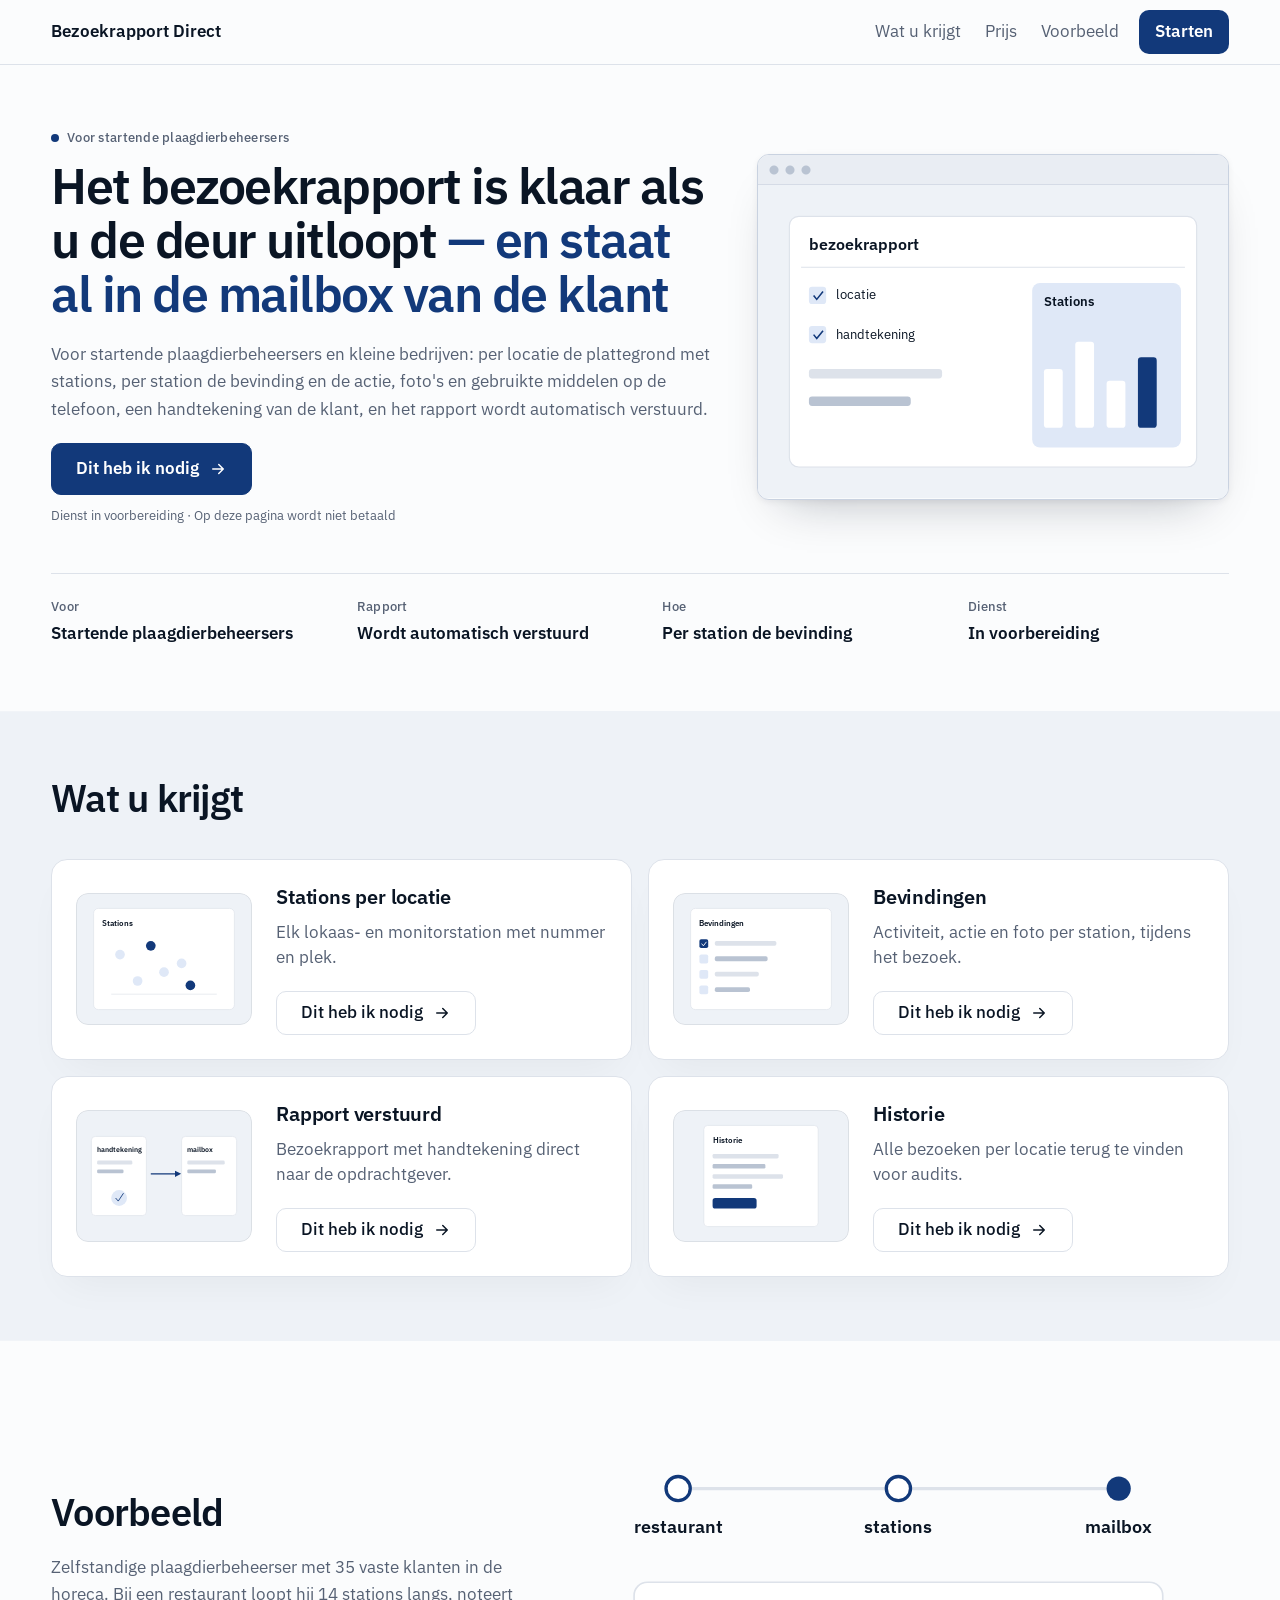
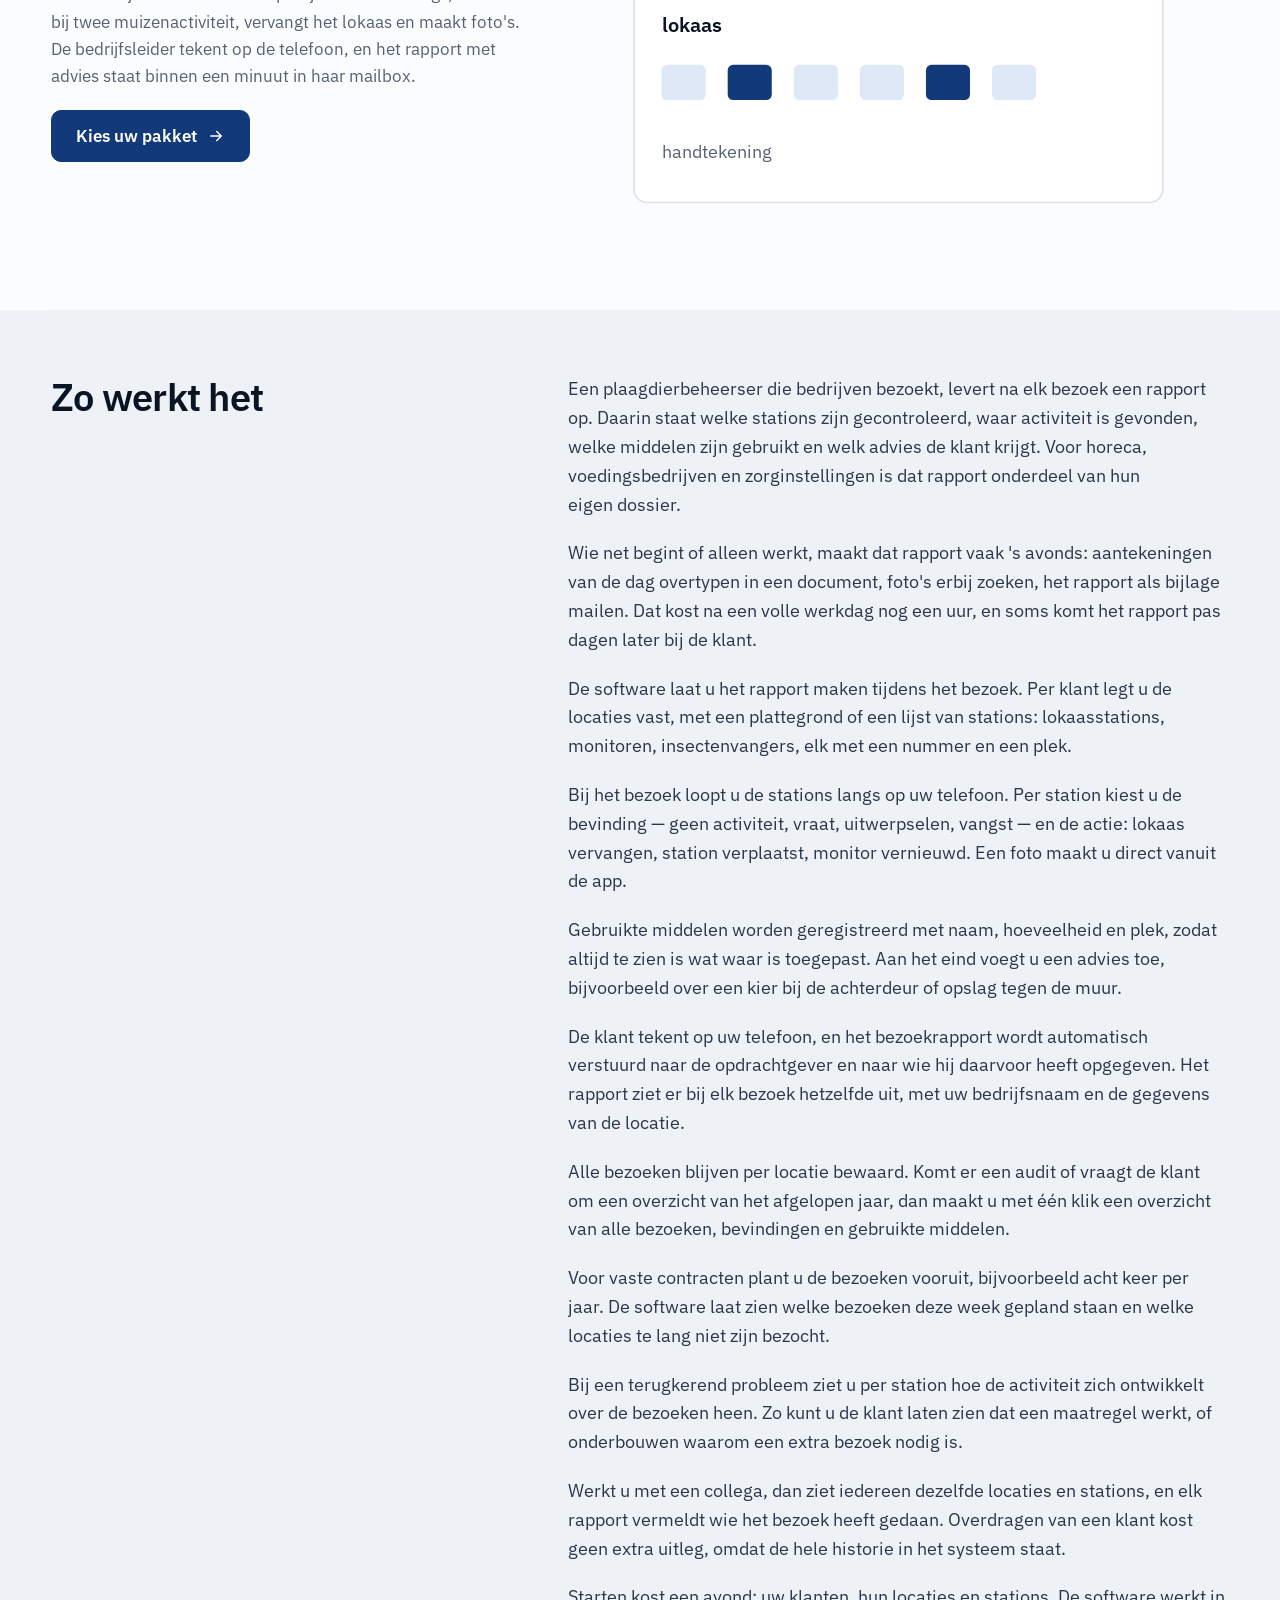
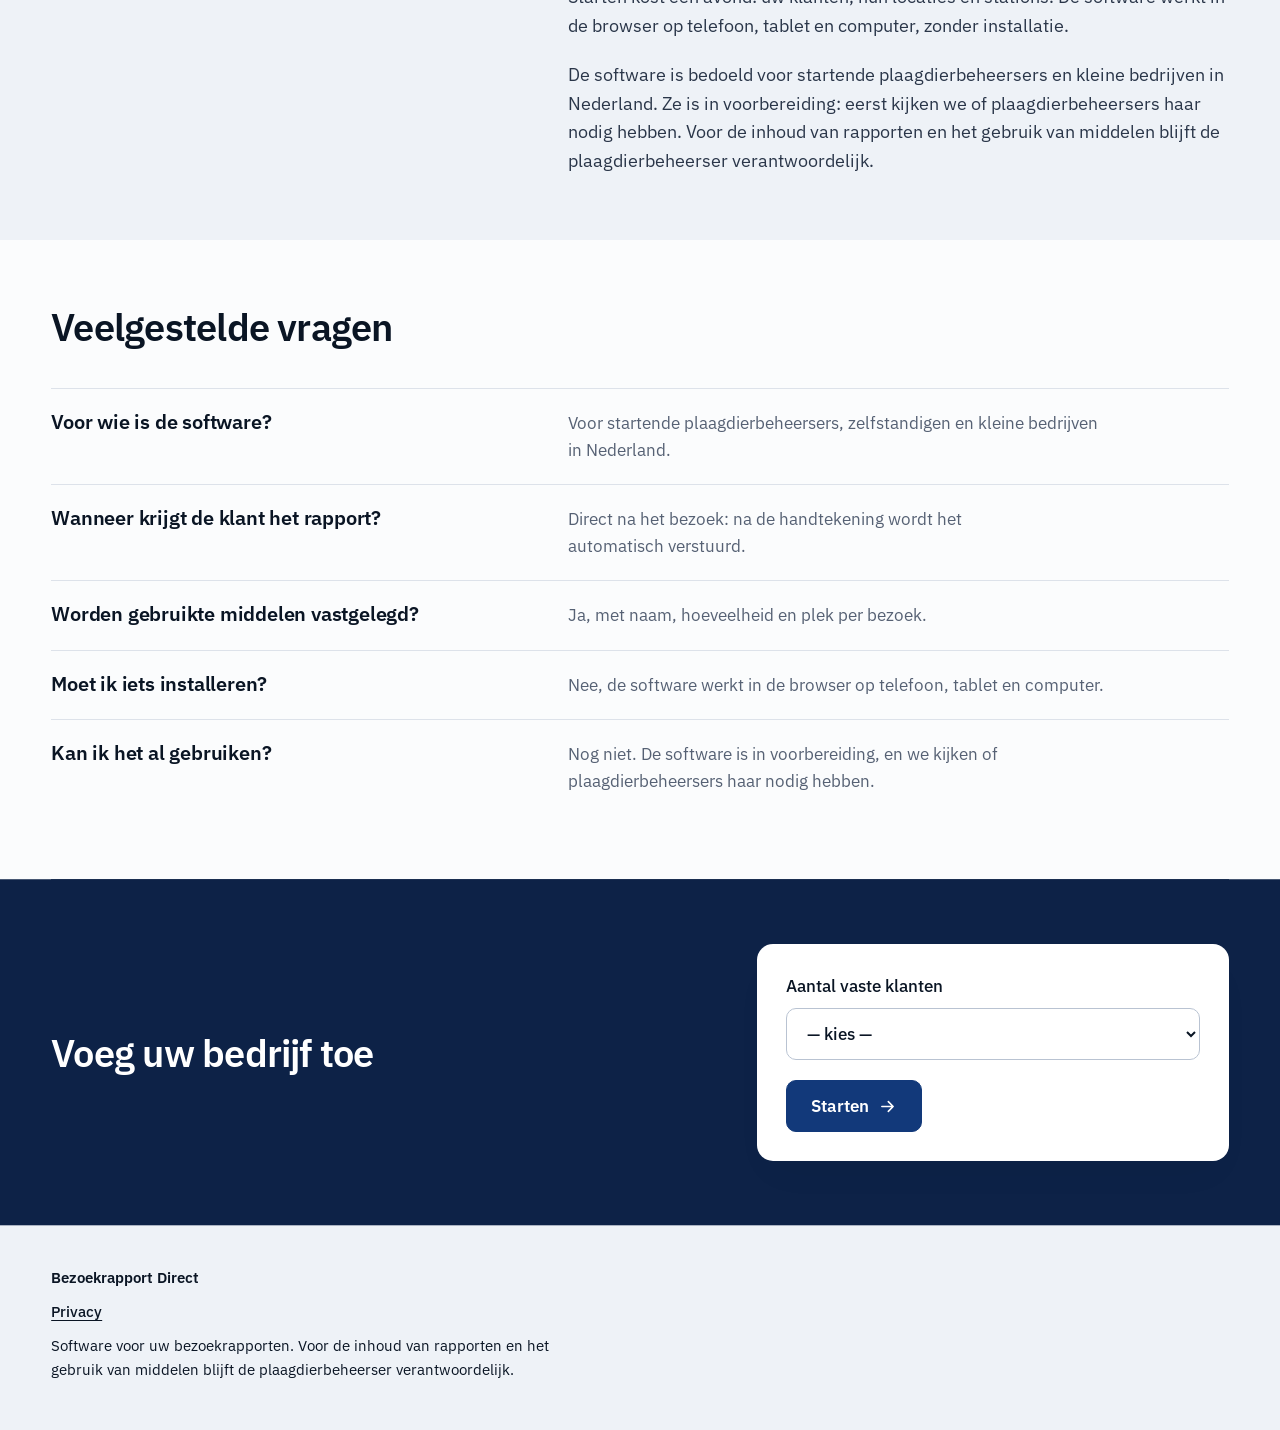
<file: index.html>
<!doctype html>
<html lang="nl-NL">
<head>
<meta charset="utf-8">
<!-- Google Tag Manager -->
<script>(function(w,d,s,l,i){w[l]=w[l]||[];w[l].push({'gtm.start':
new Date().getTime(),event:'gtm.js'});var f=d.getElementsByTagName(s)[0],
j=d.createElement(s),dl=l!='dataLayer'?'&l='+l:'';j.async=true;j.src=
'https://www.googletagmanager.com/gtm.js?id='+i+dl;f.parentNode.insertBefore(j,f);
})(window,document,'script','dataLayer','GTM-K9789H9H');</script>
<!-- End Google Tag Manager -->
<meta name="viewport" content="width=device-width,initial-scale=1">
<link rel="canonical" href="https://plaagrapport.dokufile.com/">
<title>Bezoekrapport voor plaagdierbeheersing — op locatie klaar</title>
<meta name="description" content="Voor plaagdierbeheersers: stations, waarnemingen en middelen vastleggen tijdens het bezoek, en het bezoekrapport gaat direct naar de klant.">
<link rel="icon" href="favicon.svg">
<link rel="stylesheet" href="style.css">
<link rel="preconnect" href="https://fonts.googleapis.com">
<link rel="preconnect" href="https://fonts.gstatic.com" crossorigin>
<link rel="stylesheet" href="https://fonts.googleapis.com/css2?family=IBM+Plex+Sans:wght@400;500;600&display=swap">
<link rel="stylesheet" href="variant.css">
<script src="smoke.js" defer></script>
<!-- faq-jsonld:start -->
<script type="application/ld+json">
{
 "@context": "https://schema.org",
 "@type": "FAQPage",
 "mainEntity": [
  {
   "@type": "Question",
   "name": "Voor wie is de software?",
   "acceptedAnswer": {
    "@type": "Answer",
    "text": "Voor startende plaagdierbeheersers, zelfstandigen en kleine bedrijven in Nederland."
   }
  },
  {
   "@type": "Question",
   "name": "Wanneer krijgt de klant het rapport?",
   "acceptedAnswer": {
    "@type": "Answer",
    "text": "Direct na het bezoek: na de handtekening wordt het automatisch verstuurd."
   }
  },
  {
   "@type": "Question",
   "name": "Worden gebruikte middelen vastgelegd?",
   "acceptedAnswer": {
    "@type": "Answer",
    "text": "Ja, met naam, hoeveelheid en plek per bezoek."
   }
  },
  {
   "@type": "Question",
   "name": "Moet ik iets installeren?",
   "acceptedAnswer": {
    "@type": "Answer",
    "text": "Nee, de software werkt in de browser op telefoon, tablet en computer."
   }
  },
  {
   "@type": "Question",
   "name": "Kan ik het al gebruiken?",
   "acceptedAnswer": {
    "@type": "Answer",
    "text": "Nog niet. De software is in voorbereiding, en we kijken of plaagdierbeheersers haar nodig hebben."
   }
  }
 ]
}
</script>
<!-- faq-jsonld:end -->
</head>
<body>
<!-- Google Tag Manager (noscript) -->
<noscript><iframe src="https://www.googletagmanager.com/ns.html?id=GTM-K9789H9H"
height="0" width="0" style="display:none;visibility:hidden"></iframe></noscript>
<!-- End Google Tag Manager (noscript) -->

<header><div class="shell">
  <a class="home" href="index.html" data-ev="click_logo_home">Bezoekrapport Direct</a>
  <nav><a href="#wat" data-ev="click_nav_wat">Wat u krijgt</a><a href="price.html" data-ev="click_nav_prijs">Prijs</a><a href="#voorbeeld" data-ev="click_nav_voorbeeld">Voorbeeld</a><a href="#start" data-ev="click_nav_start">Starten</a></nav>
</div></header>

<main class="shell">
  <section class="split">
    <div class="stack">
      <p class="meta rise"><span class="dot"></span> Voor startende plaagdierbeheersers</p>
      <h1 class="rise" style="--i:1" data-len="long">Het bezoekrapport is klaar als u de deur uitloopt&nbsp;<span class="soft">— en staat al in de mailbox van de klant</span></h1>
      <p class="rise" style="--i:2">Voor startende plaagdierbeheersers en kleine bedrijven: per locatie de plattegrond met stations, per station de bevinding en de actie, foto's en gebruikte middelen op de telefoon, een handtekening van de klant, en het rapport wordt automatisch verstuurd.</p>
      <a class="button rise" style="--i:3" href="price.html" data-ev="cta_click">Dit heb ik nodig</a>
      <p class="meta rise" style="--i:4">Dienst in voorbereiding · Op deze pagina wordt niet betaald</p>
    </div>
    <figure class="window rise" style="--i:2"><svg aria-hidden="true" focusable="false" class="shot" xmlns="http://www.w3.org/2000/svg" viewBox="0 0 1200 800"><rect width="1200" height="800" fill="#eef2f7" /><rect x="80" y="80" width="1040" height="640" fill="#ffffff" rx="24" stroke="#dde2ea" stroke-width="3" /><text x="130" y="165" font-size="40" fill="#0a1524" font-weight="600">bezoekrapport</text><line x1="110" y1="210" x2="1090" y2="210" fill="none" stroke="#dde2ea" stroke-width="3" /><rect x="130" y="260" width="44" height="44" fill="#dfe8f7" rx="8" /><polyline points="142,282 150,292 166,272" fill="none" stroke="#12397a" stroke-width="4" /><text x="200" y="292" font-size="32" fill="#0a1524">locatie</text><rect x="130" y="360" width="44" height="44" fill="#dfe8f7" rx="8" /><polyline points="142,382 150,392 166,372" fill="none" stroke="#12397a" stroke-width="4" /><text x="200" y="392" font-size="32" fill="#0a1524">handtekening</text><rect x="130" y="470" width="340" height="24" fill="#dde2ea" rx="8" /><rect x="130" y="540" width="260" height="24" fill="#b9c3d2" rx="8" /><rect x="700" y="250" width="380" height="420" fill="#dfe8f7" rx="20" /><text x="730" y="310" font-size="34" fill="#0a1524" font-weight="600">Stations</text><rect x="730" y="470" width="48" height="150" fill="#ffffff" rx="8" /><rect x="810" y="400" width="48" height="220" fill="#ffffff" rx="8" /><rect x="890" y="500" width="48" height="120" fill="#ffffff" rx="8" /><rect x="970" y="440" width="48" height="180" fill="#12397a" rx="8" /></svg></figure>
    <dl class="facts">
      <div><dt>Voor</dt><dd>Startende plaagdierbeheersers</dd></div>
      <div><dt>Rapport</dt><dd>Wordt automatisch verstuurd</dd></div>
      <div><dt>Hoe</dt><dd>Per station de bevinding</dd></div>
      <div><dt>Dienst</dt><dd>In voorbereiding</dd></div>
    </dl>
  </section>

  <section id="wat" data-view="features_view">
    <div class="stack"><h2>Wat u krijgt</h2></div>
    <div class="bento">
      <article class="tile stack reveal">
        <div class="art"><svg aria-hidden="true" focusable="false" xmlns="http://www.w3.org/2000/svg" viewBox="0 0 800 600"><rect width="800" height="600" fill="#eef2f7" /><rect x="80" y="70" width="640" height="460" fill="#ffffff" rx="22" stroke="#dde2ea" stroke-width="3" /><text x="120" y="150" font-size="36" fill="#0a1524" font-weight="600">Stations</text><circle cx="200" cy="280" r="22" fill="#dfe8f7" /><circle cx="340" cy="240" r="22" fill="#12397a" /><circle cx="480" cy="320" r="22" fill="#dfe8f7" /><circle cx="280" cy="400" r="22" fill="#dfe8f7" /><circle cx="520" cy="420" r="22" fill="#12397a" /><circle cx="400" cy="360" r="22" fill="#dfe8f7" /><line x1="160" y1="460" x2="640" y2="460" fill="none" stroke="#dde2ea" stroke-width="3" /></svg></div>
        <h3>Stations per locatie</h3><p>Elk lokaas- en monitorstation met nummer en plek.</p>
        <a class="button quiet" href="price.html" data-ev="feature_stations">Dit heb ik nodig</a>
      </article>
      <article class="tile stack reveal">
        <div class="art"><svg aria-hidden="true" focusable="false" xmlns="http://www.w3.org/2000/svg" viewBox="0 0 800 600"><rect width="800" height="600" fill="#eef2f7" /><rect x="80" y="70" width="640" height="460" fill="#ffffff" rx="22" stroke="#dde2ea" stroke-width="3" /><text x="120" y="150" font-size="36" fill="#0a1524" font-weight="600">Bevindingen</text><rect x="120" y="210" width="40" height="40" fill="#12397a" rx="8" /><polyline points="130,230 138,240 152,222" fill="none" stroke="#ffffff" stroke-width="4" /><rect x="190" y="218" width="280" height="22" fill="#dde2ea" rx="8" /><rect x="120" y="280" width="40" height="40" fill="#dfe8f7" rx="8" /><rect x="190" y="288" width="240" height="22" fill="#b9c3d2" rx="8" /><rect x="120" y="350" width="40" height="40" fill="#dfe8f7" rx="8" /><rect x="190" y="358" width="200" height="22" fill="#dde2ea" rx="8" /><rect x="120" y="420" width="40" height="40" fill="#dfe8f7" rx="8" /><rect x="190" y="428" width="160" height="22" fill="#b9c3d2" rx="8" /></svg></div>
        <h3>Bevindingen</h3><p>Activiteit, actie en foto per station, tijdens het bezoek.</p>
        <a class="button quiet" href="price.html" data-ev="feature_bevinding">Dit heb ik nodig</a>
      </article>
      <article class="tile stack reveal">
        <div class="art"><svg aria-hidden="true" focusable="false" xmlns="http://www.w3.org/2000/svg" viewBox="0 0 800 600"><rect width="800" height="600" fill="#eef2f7" /><rect x="70" y="120" width="250" height="360" fill="#ffffff" rx="18" stroke="#dde2ea" stroke-width="3" /><rect x="480" y="120" width="250" height="360" fill="#ffffff" rx="18" stroke="#dde2ea" stroke-width="3" /><text x="96" y="190" font-size="32" fill="#0a1524" font-weight="600">handtekening</text><text x="506" y="190" font-size="32" fill="#0a1524" font-weight="600">mailbox</text><rect x="96" y="230" width="160" height="18" fill="#dde2ea" rx="6" /><rect x="96" y="270" width="120" height="18" fill="#b9c3d2" rx="6" /><rect x="506" y="230" width="170" height="18" fill="#dde2ea" rx="6" /><rect x="506" y="270" width="130" height="18" fill="#b9c3d2" rx="6" /><path d="M340 290 H450" fill="none" stroke="#12397a" stroke-width="6" /><polygon points="450,276 478,290 450,304" fill="#12397a" /><circle cx="196" cy="400" r="36" fill="#dfe8f7" /><polyline points="180,400 192,414 216,378" fill="none" stroke="#12397a" stroke-width="4" /></svg></div>
        <h3>Rapport verstuurd</h3><p>Bezoekrapport met handtekening direct naar de opdrachtgever.</p>
        <a class="button quiet" href="price.html" data-ev="feature_rapport">Dit heb ik nodig</a>
      </article>
      <article class="tile stack reveal">
        <div class="art"><svg aria-hidden="true" focusable="false" xmlns="http://www.w3.org/2000/svg" viewBox="0 0 800 600"><rect width="800" height="600" fill="#eef2f7" /><rect x="140" y="70" width="520" height="460" fill="#ffffff" rx="18" stroke="#dde2ea" stroke-width="3" /><text x="180" y="150" font-size="36" fill="#0a1524" font-weight="600">Historie</text><rect x="180" y="200" width="300" height="20" fill="#dde2ea" rx="6" /><rect x="180" y="246" width="240" height="20" fill="#b9c3d2" rx="6" /><rect x="180" y="292" width="320" height="20" fill="#dde2ea" rx="6" /><rect x="180" y="338" width="180" height="20" fill="#b9c3d2" rx="6" /><rect x="180" y="400" width="200" height="48" fill="#12397a" rx="12" /></svg></div>
        <h3>Historie</h3><p>Alle bezoeken per locatie terug te vinden voor audits.</p>
        <a class="button quiet" href="price.html" data-ev="feature_historie">Dit heb ik nodig</a>
      </article>
    </div>
  </section>

  <section id="voorbeeld" data-view="example_view" class="split flip">
    <div class="stack">
      <h2>Voorbeeld</h2>
      <p>Zelfstandige plaagdierbeheerser met 35 vaste klanten in de horeca. Bij een restaurant loopt hij 14 stations langs, noteert bij twee muizenactiviteit, vervangt het lokaas en maakt foto's. De bedrijfsleider tekent op de telefoon, en het rapport met advies staat binnen een minuut in haar mailbox.</p>
    <a class="button" href="price.html" data-ev="click_cta_after_example">Kies uw pakket</a>
    </div>
<svg aria-hidden="true" focusable="false" class="shot reveal" xmlns="http://www.w3.org/2000/svg" viewBox="0 0 1200 800"><rect width="1200" height="800" fill="#eef2f7" /><line x1="200" y1="150" x2="1000" y2="150" fill="none" stroke="#dde2ea" stroke-width="6" /><circle cx="200" cy="150" r="22" fill="#ffffff" stroke="#12397a" stroke-width="6" /><circle cx="600" cy="150" r="22" fill="#ffffff" stroke="#12397a" stroke-width="6" /><circle cx="1000" cy="150" r="22" fill="#12397a" /><text x="200" y="230" font-size="32" fill="#0a1524" font-weight="600" text-anchor="middle">restaurant</text><text x="600" y="230" font-size="32" fill="#0a1524" font-weight="600" text-anchor="middle">stations</text><text x="1000" y="230" font-size="32" fill="#0a1524" font-weight="600" text-anchor="middle">mailbox</text><rect x="120" y="320" width="960" height="400" fill="#ffffff" rx="24" stroke="#dde2ea" stroke-width="3" /><text x="170" y="410" font-size="36" fill="#0a1524" font-weight="600">lokaas</text><text x="170" y="640" font-size="32" fill="#566174">handtekening</text><rect x="170" y="470" width="80" height="64" fill="#dfe8f7" rx="10" /><rect x="290" y="470" width="80" height="64" fill="#12397a" rx="10" /><rect x="410" y="470" width="80" height="64" fill="#dfe8f7" rx="10" /><rect x="530" y="470" width="80" height="64" fill="#dfe8f7" rx="10" /><rect x="650" y="470" width="80" height="64" fill="#12397a" rx="10" /><rect x="770" y="470" width="80" height="64" fill="#dfe8f7" rx="10" /></svg>
  </section>
<!-- seo-tekst:start -->
  <section id="opis" class="split flip">
    <div class="stack"><h2>Zo werkt het</h2></div>
    <div class="stack">
      <p>Een plaagdierbeheerser die bedrijven bezoekt, levert na elk bezoek een rapport op. Daarin staat welke stations zijn gecontroleerd, waar activiteit is gevonden, welke middelen zijn gebruikt en welk advies de klant krijgt. Voor horeca, voedingsbedrijven en zorginstellingen is dat rapport onderdeel van hun eigen dossier.</p>
    <p>Wie net begint of alleen werkt, maakt dat rapport vaak 's avonds: aantekeningen van de dag overtypen in een document, foto's erbij zoeken, het rapport als bijlage mailen. Dat kost na een volle werkdag nog een uur, en soms komt het rapport pas dagen later bij de klant.</p>
    <p>De software laat u het rapport maken tijdens het bezoek. Per klant legt u de locaties vast, met een plattegrond of een lijst van stations: lokaasstations, monitoren, insectenvangers, elk met een nummer en een plek.</p>
    <p>Bij het bezoek loopt u de stations langs op uw telefoon. Per station kiest u de bevinding — geen activiteit, vraat, uitwerpselen, vangst — en de actie: lokaas vervangen, station verplaatst, monitor vernieuwd. Een foto maakt u direct vanuit de app.</p>
    <p>Gebruikte middelen worden geregistreerd met naam, hoeveelheid en plek, zodat altijd te zien is wat waar is toegepast. Aan het eind voegt u een advies toe, bijvoorbeeld over een kier bij de achterdeur of opslag tegen de muur.</p>
    <p>De klant tekent op uw telefoon, en het bezoekrapport wordt automatisch verstuurd naar de opdrachtgever en naar wie hij daarvoor heeft opgegeven. Het rapport ziet er bij elk bezoek hetzelfde uit, met uw bedrijfsnaam en de gegevens van de locatie.</p>
    <p>Alle bezoeken blijven per locatie bewaard. Komt er een audit of vraagt de klant om een overzicht van het afgelopen jaar, dan maakt u met één klik een overzicht van alle bezoeken, bevindingen en gebruikte middelen.</p>
    <p>Voor vaste contracten plant u de bezoeken vooruit, bijvoorbeeld acht keer per jaar. De software laat zien welke bezoeken deze week gepland staan en welke locaties te lang niet zijn bezocht.</p>
    <p>Bij een terugkerend probleem ziet u per station hoe de activiteit zich ontwikkelt over de bezoeken heen. Zo kunt u de klant laten zien dat een maatregel werkt, of onderbouwen waarom een extra bezoek nodig is.</p>
    <p>Werkt u met een collega, dan ziet iedereen dezelfde locaties en stations, en elk rapport vermeldt wie het bezoek heeft gedaan. Overdragen van een klant kost geen extra uitleg, omdat de hele historie in het systeem staat.</p>
    <p>Starten kost een avond: uw klanten, hun locaties en stations. De software werkt in de browser op telefoon, tablet en computer, zonder installatie.</p>
    <p>De software is bedoeld voor startende plaagdierbeheersers en kleine bedrijven in Nederland. Ze is in voorbereiding: eerst kijken we of plaagdierbeheersers haar nodig hebben. Voor de inhoud van rapporten en het gebruik van middelen blijft de plaagdierbeheerser verantwoordelijk.</p>
    </div>
  </section>
  <section id="faq">
    <div class="stack"><h2>Veelgestelde vragen</h2></div>
    <div class="rows">
      <div class="split flip"><h3>Voor wie is de software?</h3><p>Voor startende plaagdierbeheersers, zelfstandigen en kleine bedrijven in Nederland.</p></div>
      <div class="split flip"><h3>Wanneer krijgt de klant het rapport?</h3><p>Direct na het bezoek: na de handtekening wordt het automatisch verstuurd.</p></div>
      <div class="split flip"><h3>Worden gebruikte middelen vastgelegd?</h3><p>Ja, met naam, hoeveelheid en plek per bezoek.</p></div>
      <div class="split flip"><h3>Moet ik iets installeren?</h3><p>Nee, de software werkt in de browser op telefoon, tablet en computer.</p></div>
      <div class="split flip"><h3>Kan ik het al gebruiken?</h3><p>Nog niet. De software is in voorbereiding, en we kijken of plaagdierbeheersers haar nodig hebben.</p></div>
    </div>
  </section>
<!-- seo-tekst:end -->
  <section id="start" data-view="start_view" class="split">
    <div class="stack">
      <h2>Voeg uw bedrijf toe</h2>
    </div>
    <div class="tile stack">
      <label>Aantal vaste klanten<select data-ev-focus="form_start"><option value="">— kies —</option><option>Tot 10</option><option>10–40</option><option>40–100</option><option>Meer dan 100</option></select></label>
      <a class="button" href="price.html" data-ev="form_submit_click">Starten</a>
    </div>
  </section>
</main>

<footer><div class="shell">
  <p><b>Bezoekrapport Direct</b></p>
  <p><a href="privacy.html" data-ev="click_legal_privacy">Privacy</a></p>
  <p>Software voor uw bezoekrapporten. Voor de inhoud van rapporten en het gebruik van middelen blijft de plaagdierbeheerser verantwoordelijk.</p>
</div></footer>

</body>
</html>
</file>
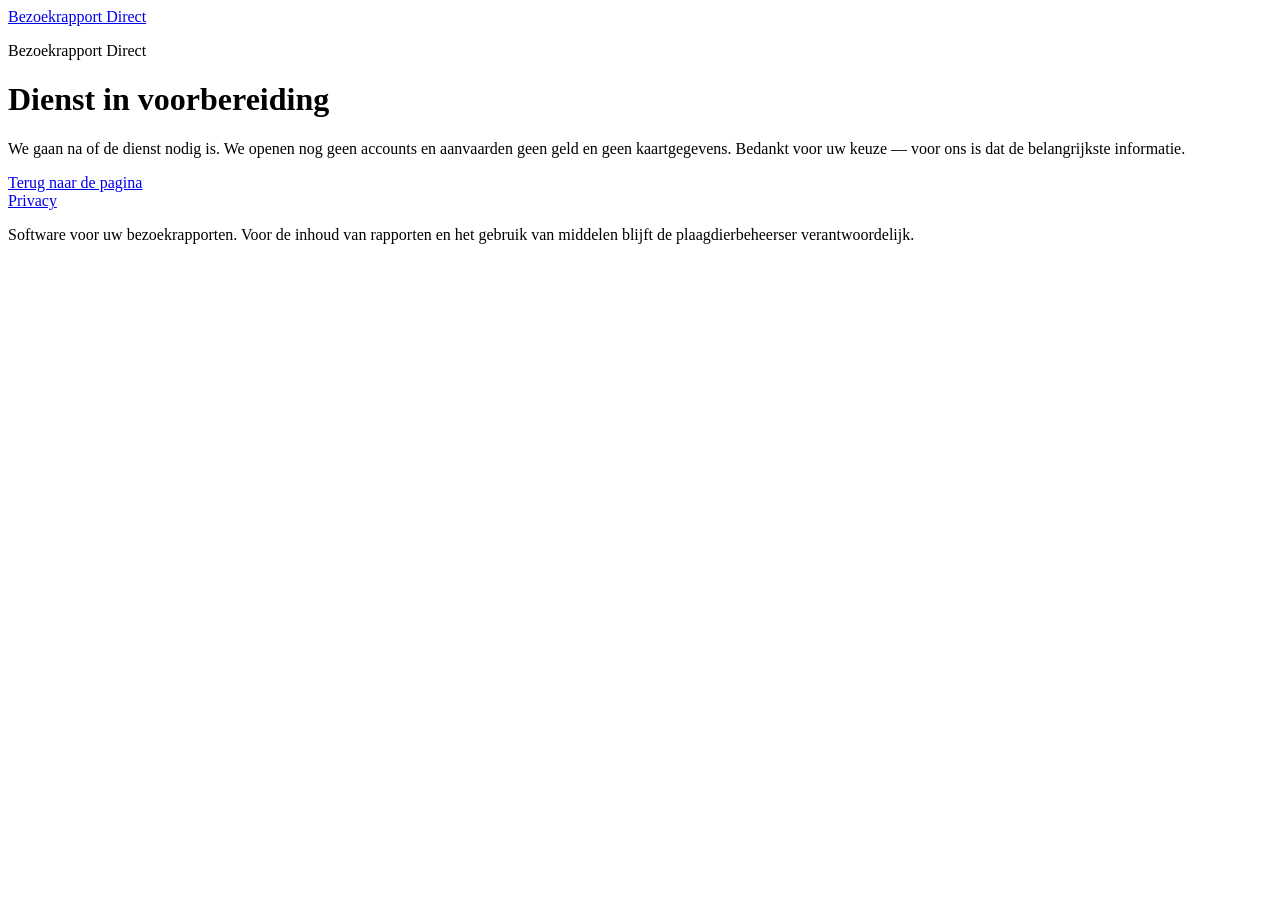
<file: pay.html>
<!doctype html>
<html lang="nl-NL">
<head>
<meta charset="utf-8">
<!-- Google Tag Manager -->
<script>(function(w,d,s,l,i){w[l]=w[l]||[];w[l].push({'gtm.start':
new Date().getTime(),event:'gtm.js'});var f=d.getElementsByTagName(s)[0],
j=d.createElement(s),dl=l!='dataLayer'?'&l='+l:'';j.async=true;j.src=
'https://www.googletagmanager.com/gtm.js?id='+i+dl;f.parentNode.insertBefore(j,f);
})(window,document,'script','dataLayer','GTM-K9789H9H');</script>
<!-- End Google Tag Manager -->
<meta name="viewport" content="width=device-width,initial-scale=1">
<link rel="canonical" href="https://plaagrapport.dokufile.com/pay.html">
<title>Bezoekrapport Direct — betalen is nog niet mogelijk</title>
<meta name="robots" content="noindex,nofollow">
<link rel="icon" href="favicon.svg">
<link rel="stylesheet" href="style.css">
<script src="smoke.js" defer></script>
</head>
<body data-page="pay">
<!-- Google Tag Manager (noscript) -->
<noscript><iframe src="https://www.googletagmanager.com/ns.html?id=GTM-K9789H9H"
height="0" width="0" style="display:none;visibility:hidden"></iframe></noscript>
<!-- End Google Tag Manager (noscript) -->
<header class="site"><div class="wrap bar">
  <a class="brand" href="index.html" data-ev="click_logo_home"><span class="mark"></span>Bezoekrapport Direct</a>
</div></header>
<main class="page"><div class="wrap narrow center">
  <p class="eyebrow">Bezoekrapport Direct</p>
  <h1>Dienst in voorbereiding</h1>
  <p class="lead">We gaan na of de dienst nodig is. We openen nog geen accounts en aanvaarden geen geld en geen kaartgegevens. Bedankt voor uw keuze — voor ons is dat de belangrijkste informatie.</p>
  <p class="note" data-show="plan" hidden>Uw keuze van formule is anoniem geteld, zonder uw gegevens.</p>
  <p class="note" data-show="feature" hidden>Uw keuze van functie is anoniem geteld, zonder uw gegevens.</p>
  <p class="note" data-show="intent" hidden>Uw aanvraag is anoniem geteld, zonder uw gegevens en documenten.</p>
  <div class="actions"><a class="btn primary" href="index.html" data-ev="click_back">Terug naar de pagina</a></div>
  <p class="note" data-show="sent" hidden>Bedankt — we schrijven één keer, wanneer de dienst start.</p>
  <div id="email-box" class="card" style="margin:44px auto 0;max-width:560px;text-align:left"><h2>Bericht bij de start</h2><p>Als u wilt, laat dan uw e-mailadres achter — we sturen één bericht wanneer de dienst start. Het veld is niet verplicht.</p><div data-form-slot></div><p class="note" style="margin:6px 0 0"><a href="privacy.html" data-ev="click_legal_privacy">Privacy</a></p></div>
</div></main>
<footer class="site-foot"><div class="wrap">
  <p style="margin:0"><a href="privacy.html" data-ev="click_legal_privacy">Privacy</a></p>
  <p class="muted">Software voor uw bezoekrapporten. Voor de inhoud van rapporten en het gebruik van middelen blijft de plaagdierbeheerser verantwoordelijk.</p>
</div></footer>
</body>
</html>
</file>
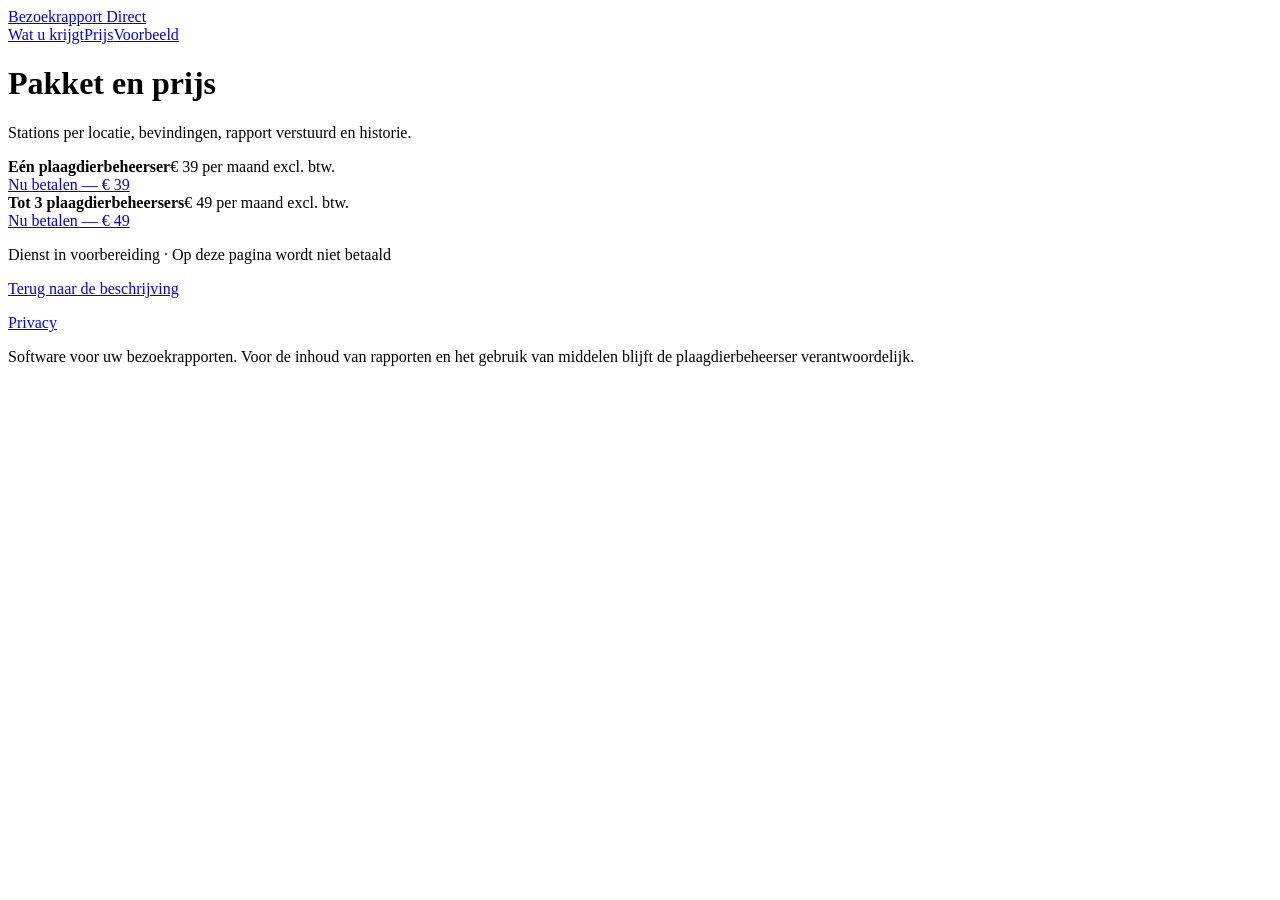
<file: price.html>
<!doctype html>
<html lang="nl-NL">
<head>
<meta charset="utf-8">
<!-- Google Tag Manager -->
<script>(function(w,d,s,l,i){w[l]=w[l]||[];w[l].push({'gtm.start':
new Date().getTime(),event:'gtm.js'});var f=d.getElementsByTagName(s)[0],
j=d.createElement(s),dl=l!='dataLayer'?'&l='+l:'';j.async=true;j.src=
'https://www.googletagmanager.com/gtm.js?id='+i+dl;f.parentNode.insertBefore(j,f);
})(window,document,'script','dataLayer','GTM-K9789H9H');</script>
<!-- End Google Tag Manager -->
<meta name="viewport" content="width=device-width,initial-scale=1">
<link rel="canonical" href="https://plaagrapport.dokufile.com/price.html">
<title>Prijs — bezoekrapport voor plaagdierbeheersing</title>
<meta name="description" content="Maandprijs voor bezoekrapporten op locatie met automatische verzending voor plaagdierbeheersers.">
<link rel="icon" href="favicon.svg">
<link rel="stylesheet" href="style.css">
<script src="smoke.js" defer></script>
<script>
  /* Prijspagina geopend — price_view via smoke.js (window.smokeTrack). */
  document.addEventListener("DOMContentLoaded", function () { if (window.smokeTrack) window.smokeTrack("price_view"); });
</script>
</head>
<body data-page="price">
<!-- Google Tag Manager (noscript) -->
<noscript><iframe src="https://www.googletagmanager.com/ns.html?id=GTM-K9789H9H"
height="0" width="0" style="display:none;visibility:hidden"></iframe></noscript>
<!-- End Google Tag Manager (noscript) -->

<header><div class="wrap">
  <div class="logo"><a href="index.html" data-ev="click_logo_home">Bezoekrapport Direct</a></div>
  <nav class="top"><a href="index.html#wat" data-ev="click_nav_wat">Wat u krijgt</a><a href="price.html" data-ev="click_nav_prijs">Prijs</a><a href="index.html#voorbeeld" data-ev="click_nav_voorbeeld">Voorbeeld</a></nav>
</div></header>

<div class="wrap">
  <div class="hero">
    <h1>Pakket en prijs</h1>
    <p class="sub">Stations per locatie, bevindingen, rapport verstuurd en historie.</p>
  </div>

  <section id="prijs">
    <div class="grid">
      <div class="card"><b>Eén plaagdierbeheerser</b><span>€ 39 per maand excl. btw.</span><br><a class="btn" href="pay.html?plan=solo" data-ev="payment_click click_pay_solo">Nu betalen — € 39</a></div>
      <div class="card"><b>Tot 3 plaagdierbeheersers</b><span>€ 49 per maand excl. btw.</span><br><a class="btn" href="pay.html?plan=team" data-ev="payment_click click_pay_team">Nu betalen — € 49</a></div>
    </div>
    <p class="cta-note">Dienst in voorbereiding · Op deze pagina wordt niet betaald</p>
    <div class="actions"><a class="btn" href="index.html" data-ev="click_back">Terug naar de beschrijving</a></div>
  </section>
</div>

<footer><div class="wrap">
  <p><a href="privacy.html" data-ev="click_legal_privacy">Privacy</a></p>
  <p class="muted">Software voor uw bezoekrapporten. Voor de inhoud van rapporten en het gebruik van middelen blijft de plaagdierbeheerser verantwoordelijk.</p>
</div></footer>

</body>
</html>
</file>
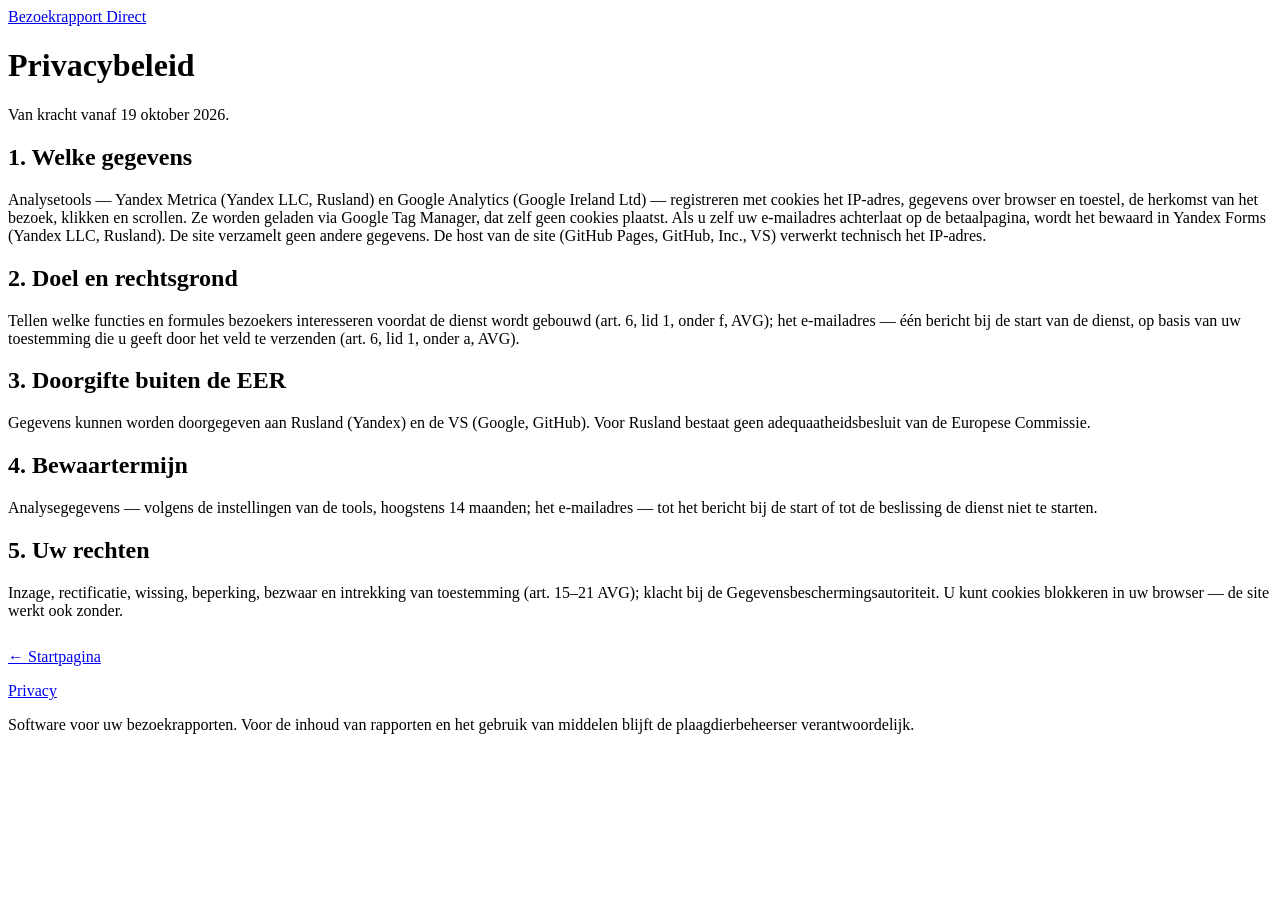
<file: privacy.html>
<!doctype html>
<html lang="nl-NL">
<head>
<meta charset="utf-8">
<!-- Google Tag Manager -->
<script>(function(w,d,s,l,i){w[l]=w[l]||[];w[l].push({'gtm.start':
new Date().getTime(),event:'gtm.js'});var f=d.getElementsByTagName(s)[0],
j=d.createElement(s),dl=l!='dataLayer'?'&l='+l:'';j.async=true;j.src=
'https://www.googletagmanager.com/gtm.js?id='+i+dl;f.parentNode.insertBefore(j,f);
})(window,document,'script','dataLayer','GTM-K9789H9H');</script>
<!-- End Google Tag Manager -->
<meta name="viewport" content="width=device-width,initial-scale=1">
<link rel="canonical" href="https://plaagrapport.dokufile.com/privacy.html">
<title>Bezoekrapport Direct — Privacybeleid</title>
<meta name="description" content="Bezoekrapport Direct: welke gegevens de site verzamelt, waarvoor, waar ze heen gaan, hoe lang ze blijven en uw rechten.">
<link rel="icon" href="favicon.svg">
<link rel="stylesheet" href="style.css">
<script src="smoke.js" defer></script>
</head>
<body>
<!-- Google Tag Manager (noscript) -->
<noscript><iframe src="https://www.googletagmanager.com/ns.html?id=GTM-K9789H9H"
height="0" width="0" style="display:none;visibility:hidden"></iframe></noscript>
<!-- End Google Tag Manager (noscript) -->
<header class="site"><div class="wrap bar">
  <a class="brand" href="index.html" data-ev="click_logo_home"><span class="mark"></span>Bezoekrapport Direct</a>
</div></header>
<main class="page"><div class="wrap narrow doc">
  <h1>Privacybeleid</h1>
  <p class="lead">Van kracht vanaf 19 oktober 2026.</p>
  <h2>1. Welke gegevens</h2>
  <p>Analysetools — Yandex Metrica (Yandex LLC, Rusland) en Google Analytics (Google Ireland Ltd) — registreren met cookies het IP-adres, gegevens over browser en toestel, de herkomst van het bezoek, klikken en scrollen. Ze worden geladen via Google Tag Manager, dat zelf geen cookies plaatst. Als u zelf uw e-mailadres achterlaat op de betaalpagina, wordt het bewaard in Yandex Forms (Yandex LLC, Rusland). De site verzamelt geen andere gegevens. De host van de site (GitHub Pages, GitHub, Inc., VS) verwerkt technisch het IP-adres.</p>
  <h2>2. Doel en rechtsgrond</h2>
  <p>Tellen welke functies en formules bezoekers interesseren voordat de dienst wordt gebouwd (art. 6, lid 1, onder f, AVG); het e-mailadres — één bericht bij de start van de dienst, op basis van uw toestemming die u geeft door het veld te verzenden (art. 6, lid 1, onder a, AVG).</p>
  <h2>3. Doorgifte buiten de EER</h2>
  <p>Gegevens kunnen worden doorgegeven aan Rusland (Yandex) en de VS (Google, GitHub). Voor Rusland bestaat geen adequaatheidsbesluit van de Europese Commissie.</p>
  <h2>4. Bewaartermijn</h2>
  <p>Analysegegevens — volgens de instellingen van de tools, hoogstens 14 maanden; het e-mailadres — tot het bericht bij de start of tot de beslissing de dienst niet te starten.</p>
  <h2>5. Uw rechten</h2>
  <p>Inzage, rectificatie, wissing, beperking, bezwaar en intrekking van toestemming (art. 15–21 AVG); klacht bij de Gegevensbeschermingsautoriteit. U kunt cookies blokkeren in uw browser — de site werkt ook zonder.</p>
  <p style="margin-top:28px"><a href="index.html" data-ev="click_legal_back">&larr; Startpagina</a></p>
</div></main>
<footer class="site-foot"><div class="wrap">
  <p style="margin:0"><a href="privacy.html" data-ev="click_legal_privacy">Privacy</a></p>
  <p class="muted">Software voor uw bezoekrapporten. Voor de inhoud van rapporten en het gebruik van middelen blijft de plaagdierbeheerser verantwoordelijk.</p>
</div></footer>
</body>
</html>
</file>
<file: style.css>
/* Общая база смоков (СМ-23): стиль — один на все смоки, правит «Смоки» в super-romeo/smoki-base. */
@import url("https://super-romeo.github.io/smoki-base/v1/style.css");
</file>
<file: variant.css>
/* Final sample v13 — one layer (СМ-45): tokens in :root, then general rules.
   Owner's ten choices: layout 17 · IBM Plex Sans · navy palette · background 06 (grey bands, dark form band) ·
   shape 02 (medium radius) · cards 05 (2×2, picture on the side) · hero 07 (picture in a window frame) ·
   density 02 (compact) · header 07 (button in header, light-grey footer) · motion 04 (load cascade only).
   Four commands on top: polish (whole) · emil-design-eng (interaction layer, no image placeholder colour) ·
   mobile-native (safe areas, footer press) · typeset (measure, leading and tracking per role, fallback face). */

/* fallback with Plex metrics: the swap from Segoe UI / Arial does not reflow lines */
@font-face { font-family: "Plex Fallback"; src: local("Segoe UI"), local("Arial"); size-adjust: 101.7%; ascent-override: 100.8%; descent-override: 27%; line-gap-override: 0%; }

:root {
  /* colour — one blue accent; white text on it passes AA */
  --canvas: #fbfcfd;
  --surface: #ffffff;
  --ink: #0a1524;
  --steel: #566174;
  --line: #dde2ea;
  --line-strong: #b9c3d2;
  --accent: #12397a;
  --accent-hover: #0d2247;              /* the dark band colour, no new hue */
  --accent-wash: #dfe8f7;
  --focus: #2f6fd6;
  --band-grey: #eef2f7;
  --band-dark: #0d2247;
  --shadow: 0 20px 40px -15px rgba(0, 0, 0, .05);
  /* type — one family; the larger the type, the tighter tracking and leading */
  --font-sans: "IBM Plex Sans", "Plex Fallback", "Segoe UI", system-ui, sans-serif;
  --text-display: clamp(2.25rem, 5vw, 3.75rem);
  --text-h2: clamp(1.75rem, 3vw, 2.5rem);
  --text-h3: 1.25rem;
  --text-body: 1.0625rem;
  --text-meta: .8125rem;
  --tracking-display: -.03em;
  --tracking: -.02em;
  --tracking-h3: -.01em;
  --leading-display: 1.08;
  --leading-tight: 1.15;
  --leading-h3: 1.3;
  --leading-body: 1.6;                  /* 1.55 on phones */
  --leading-snug: 1.5;                  /* short measure in cards */
  --measure: 56ch;                      /* about 70 characters of Plex per line */
  --measure-lead: 41.5rem;               /* hero lead keeps two lines at 1280; rem, because ch on an animated element can resolve against the fallback face */
  /* space, shape */
  --max: 1400px;
  --gutter: clamp(1rem, 4vw, 4rem);
  --section: 4rem;                      /* 3rem on phones */
  --gap: clamp(1.5rem, 3.5vw, 3.5rem);
  --head-gap: clamp(1.75rem, 3vw, 2.5rem);
  --pad-card: 1.75rem;                  /* 1.5rem on phones */
  --radius-card: 1rem;
  --radius-inner: .75rem;
  --radius-control: .625rem;            /* fields, buttons, header links */
  --header-h: 65px;                     /* sticky header with its border; 57px on phones */
  /* motion — UI feedback under 300ms */
  --ease-out: cubic-bezier(.23, 1, .32, 1);
  --dur: .15s;                          /* hover, colour */
  --dur-press: .16s;
  --dur-rise: .5s;                      /* first-screen cascade item */
  --stagger: 60ms;
  --press: .97;
  --arrow: url("data:image/svg+xml,%3Csvg xmlns='http://www.w3.org/2000/svg' viewBox='0 0 24 24' fill='none' stroke='%23000' stroke-width='2' stroke-linecap='round' stroke-linejoin='round'%3E%3Cpath d='M5 12h14M13 6l6 6-6 6'/%3E%3C/svg%3E");
}
@media (max-width: 767px) {
  :root { --section: 3rem; --gap: max(2rem, 5vw); --pad-card: 1.5rem; --leading-body: 1.55; --header-h: 57px; }
}

/* base */
*, *::before, *::after { box-sizing: border-box; }
html { scroll-behavior: smooth; scroll-padding-top: var(--header-h); -webkit-text-size-adjust: 100%; text-size-adjust: 100%; }
body { margin: 0; background: var(--canvas); color: var(--ink); font: 400 var(--text-body)/var(--leading-body) var(--font-sans); -webkit-font-smoothing: antialiased; -moz-osx-font-smoothing: grayscale; text-rendering: optimizeLegibility; font-synthesis: none; }
h1, h2, h3 { margin: 0; color: var(--ink); font-weight: 600; letter-spacing: var(--tracking); line-height: var(--leading-tight); text-wrap: balance; }
h1 { font-size: var(--text-display); letter-spacing: var(--tracking-display); line-height: var(--leading-display); }
/* long headlines (German, Polish, Russian…): the page sets data-len on h1 — long: over 70 characters, xlong: over 100 */
h1[data-len="long"] { --text-display: clamp(2.125rem, 4vw, 3.125rem); }
h1[data-len="xlong"] { --text-display: clamp(2rem, 3.6vw, 2.875rem); }
h3, dd { hyphens: auto; hyphenate-limit-chars: 12 4 4; }   /* long words in narrow cards and facts; the headline is not hyphenated */
h2 { font-size: var(--text-h2); }
h3 { font-size: var(--text-h3); letter-spacing: var(--tracking-h3); line-height: var(--leading-h3); }
p { margin: 0; color: var(--steel); max-width: var(--measure); }
h1 + p { max-width: var(--measure-lead); }
p, dd { text-wrap: pretty; }
h1, h2, h3, p, dd { overflow-wrap: anywhere; }   /* anywhere, not break-word: it also shrinks the column's minimum width */
.tile p { hyphens: auto; }
b { font-weight: 600; color: var(--ink); }
a { color: inherit; text-decoration-thickness: from-font; text-underline-offset: .2em; }
img { max-width: 100%; -webkit-user-drag: none; }
::selection { background: var(--accent-wash); color: var(--ink); }
:focus-visible, select:focus { outline: 2px solid var(--focus); outline-offset: 3px; }
select:focus:not(:focus-visible) { outline: 0; }

/* layout */
.shell { max-width: var(--max); margin: 0 auto; padding: 0 max(var(--gutter), env(safe-area-inset-right, 0px)) 0 max(var(--gutter), env(safe-area-inset-left, 0px)); }
section { padding: var(--section) 0; border-top: 1px solid transparent; }   /* 1px seam between blocks */
main > section:first-child { border-top: 0; }
main > section:not(.split) > * + * { margin-top: var(--head-gap); }
.split { display: grid; grid-template-columns: var(--cols, minmax(0, 7fr) minmax(0, 5fr)); gap: 1.5rem var(--gap); }
.flip { --cols: minmax(0, 5fr) minmax(0, 7fr); }
.split:has(> .stack + p) { --cols: minmax(0, 1fr); row-gap: .625rem; }   /* a bare sub-line sits under its heading */
section.split > .stack:first-child { align-self: center; }                 /* the shorter side centres against the taller */
.stack { display: grid; gap: 1.25rem; align-content: start; justify-items: start; }
.split > *, .stack > *, .bento > * { min-width: 0; }   /* a long word must wrap inside its column, not widen it (rollout: German pages) */
.stack > .meta + :is(h1, h2) { margin-top: -.5rem; }                       /* eyebrow belongs to its heading */
.stack > h3 + p { margin-top: -.625rem; }                                  /* card title belongs to its text */
.bento { display: grid; grid-template-columns: repeat(2, minmax(0, 1fr)); gap: 1rem; }

/* block backgrounds: grey bands, one dark form band (full-bleed) */
main > section:has(> .bento), #opis { --band: var(--band-grey); }   /* cards block by structure: every page has its own id */
#start { --band: var(--band-dark); --ink: #ffffff; --steel: #c3cee2; --accent-wash: rgba(255, 255, 255, .12); --focus: #9dbcf5; color: var(--ink); }
main > section:has(> .bento), #opis, #start { background: var(--band); box-shadow: 0 0 0 100vmax var(--band); clip-path: inset(0 -100vmax); }
#start .tile { --ink: #0a1524; --steel: #566174; --accent-wash: #dfe8f7; --focus: #2f6fd6; color: var(--ink); border-color: transparent; }
#start .tile select { border-color: var(--line-strong); }

/* long text: heading on the left, one column of text on the right, darker and larger than card text */
#opis > .stack:first-child { align-self: start; }
#opis > .stack + .stack > p { color: #2a3649; font-size: 1.125rem; max-width: 62ch; }

/* header, footer */
header { position: sticky; top: 0; z-index: 10; background: rgba(251, 252, 253, .86); -webkit-backdrop-filter: blur(12px); backdrop-filter: blur(12px); border-bottom: 1px solid var(--line); }
header .shell { display: flex; flex-wrap: wrap; align-items: center; justify-content: space-between; min-height: 64px; }
header nav { display: flex; flex-wrap: wrap; }
header a { display: inline-flex; align-items: center; min-height: 44px; padding: 0 .75rem; border-radius: var(--radius-control); color: var(--steel); text-decoration: none; transition: background-color var(--dur) ease, color var(--dur) ease, transform var(--dur-press) var(--ease-out); }
header a:active { color: var(--ink); }
header .home { margin-left: -.75rem; color: var(--ink); font-weight: 600; }
header nav a:last-child { margin-left: .5rem; padding: 0 1rem; background: var(--accent); color: #fff; font-weight: 600; }
header nav a:last-child:active { color: #fff; }
footer { padding: 2.5rem 0 calc(3rem + env(safe-area-inset-bottom, 0px)); background: var(--band-grey); color: var(--ink); border-top: 1px solid var(--line); font-size: .9375rem; }
footer a, footer p { color: var(--ink); }
footer a { display: inline-flex; align-items: center; min-height: 44px; font-weight: 500; transition: color var(--dur) ease, opacity var(--dur) ease; }

/* components */
.meta { display: inline-flex; align-items: center; gap: .5rem; font: 500 var(--text-meta)/1.4 var(--font-sans); letter-spacing: .02em; color: var(--steel); }
.button + .meta { margin-top: -.5rem; font-weight: 400; letter-spacing: 0; }   /* note under a button reads as body text */
.soft { color: var(--steel); }
h1 .soft { color: var(--accent); }   /* the benefit half of the headline: accent, not grey */
.dot { width: 8px; height: 8px; flex: none; border-radius: 50%; background: var(--accent); }
.button { display: inline-flex; align-items: center; justify-content: center; gap: .6rem; min-height: 52px; padding: 0 1.5rem; border: 1px solid var(--accent); border-radius: var(--radius-control); background: var(--accent); color: #ffffff; font-weight: 600; text-decoration: none; transition: transform var(--dur-press) var(--ease-out), background-color var(--dur) ease, border-color var(--dur) ease; }
.button::after { content: ""; width: 1.1em; height: 1.1em; background: currentColor; -webkit-mask: var(--arrow) center / contain no-repeat; mask: var(--arrow) center / contain no-repeat; transition: transform var(--dur-press) var(--ease-out); }
.button.quiet { min-height: 44px; border-color: var(--line); background: var(--surface); color: var(--ink); font-weight: 500; }
.button:active, header nav a:last-child:active { transform: scale(var(--press)); }
header a, .button, footer a, select, label { -webkit-tap-highlight-color: transparent; touch-action: manipulation; }
header a, .button { -webkit-user-select: none; user-select: none; }
.tile { padding: var(--pad-card); background: var(--surface); border: 1px solid var(--line); border-radius: var(--radius-card); box-shadow: var(--shadow); }
.tile p { line-height: var(--leading-snug); }
.art { width: 100%; aspect-ratio: 4 / 3; overflow: hidden; border-radius: var(--radius-inner); background: var(--canvas); }
.art img, .art svg { display: block; width: 100%; height: 100%; object-fit: cover; border-radius: inherit; }   /* picture: image file or inline drawing */
.art img, .art svg { outline: 1px solid rgba(10, 21, 36, .08); outline-offset: -1px; }   /* hairline so pale pictures do not melt into the card */
.shot { display: block; align-self: center; width: 100%; height: auto; aspect-ratio: 3 / 2; object-fit: cover; border-radius: var(--radius-card); }   /* no frame of its own: the drawing already has cards inside */
.window { margin: 0; align-self: center; overflow: hidden; background: var(--surface); border: 1px solid #c9d2e0; border-radius: var(--radius-inner); box-shadow: 0 24px 48px -26px rgba(10, 21, 36, .30), 0 2px 6px rgba(10, 21, 36, .06); }
.window::before { content: ""; display: block; height: 30px; border-bottom: 1px solid #d5dbe6;
  background: radial-gradient(circle at 16px 15px, var(--line-strong) 4px, transparent 5px), radial-gradient(circle at 32px 15px, var(--line-strong) 4px, transparent 5px),
    radial-gradient(circle at 48px 15px, var(--line-strong) 4px, transparent 5px), #e9edf3; }
.window .shot { border-radius: 0; }
svg.shot:not(.window *) > rect:first-child { fill: none; }   /* example drawing: no grey panel behind its cards — one frame level less */
.facts { grid-column: 1 / -1; display: grid; grid-template-columns: repeat(4, minmax(0, 1fr)); gap: 1rem var(--gap); margin: 1.5rem 0 0; padding-top: 1.5rem; border-top: 1px solid var(--line); }
.facts dt { font: 500 var(--text-meta)/1.4 var(--font-sans); letter-spacing: .02em; color: var(--steel); }
.facts dd { margin: .25rem 0 0; font-weight: 600; }
.rows > * { align-items: baseline; padding: 1.25rem 0; border-top: 1px solid var(--line); }   /* question and answer share a baseline */
label { display: grid; gap: .5rem; width: 100%; font-weight: 500; }
select { width: 100%; min-width: 0; min-height: 52px; padding: 0 1rem; font: inherit; color: var(--ink); background: var(--surface); border: 1px solid var(--line); border-radius: var(--radius-control); accent-color: var(--accent); }
select, label { cursor: pointer; }

/* cards from 768px: picture on the side; on tablets it yields width to the text */
@media (min-width: 768px) {
  .tile:has(> .art) { grid-template-columns: minmax(0, 11rem) minmax(0, 1fr); column-gap: 1.5rem; align-items: center; padding: 1.5rem; }
  .tile > .art { grid-row: 1 / span 3; }
  .tile:has(> .art) > :not(.art) { grid-column: 2; }
}
@media (min-width: 768px) and (max-width: 1023px) {
  .facts { grid-template-columns: repeat(2, minmax(0, 1fr)); }
  .tile:has(> .art) { grid-template-columns: minmax(0, 6rem) minmax(0, 1fr); column-gap: 1rem; }
}

/* phones: one column; header = name + button in one row, section links hidden */
@media (max-width: 767px) {
  .split, .bento { grid-template-columns: minmax(0, 1fr); }
  h1, h2 { hyphens: auto; }   /* phones: a word longer than the line is hyphenated */
  .facts { grid-template-columns: repeat(2, minmax(0, 1fr)); }
  .button { width: 100%; }
  header .shell { flex-wrap: nowrap; min-height: 56px; }
  header nav a:not(:last-child) { display: none; }
  header nav a:last-child { min-height: 40px; margin: 0; }
}

/* hover only where there is a real pointer: a tap must not leave a stuck hover */
@media (hover: hover) and (pointer: fine) {
  header a:hover { color: var(--ink); background: var(--accent-wash); }
  header .home:hover { background: transparent; }
  header nav a:last-child:hover { color: #fff; background: var(--accent-hover); }
  .button:not(.quiet):hover { background: var(--accent-hover); border-color: var(--accent-hover); }
  .button.quiet:hover { border-color: var(--accent); background: var(--accent-wash); }
  footer a:hover { color: var(--accent); }
}
@media not all and (hover: hover) and (pointer: fine) {
  footer a:active { opacity: .6; }
}

/* motion: first-screen cascade on load only; reduced motion keeps opacity, drops travel */
@media (prefers-reduced-motion: no-preference) {
  @keyframes rise-in { from { opacity: 0; transform: translateY(8px); } }
  .rise { animation: rise-in var(--dur-rise) var(--ease-out) calc(var(--i, 0) * var(--stagger)) backwards; }
}
@media (hover: hover) and (pointer: fine) and (prefers-reduced-motion: no-preference) {
  .button:hover::after { transform: translateX(2px); }
}
@media (prefers-reduced-motion: reduce) {
  @keyframes fade-in { from { opacity: 0; } }
  html { scroll-behavior: auto; }
  .rise { animation: fade-in .2s ease backwards; }
  .button:active, header nav a:last-child:active { transform: none; }
}
</file>
